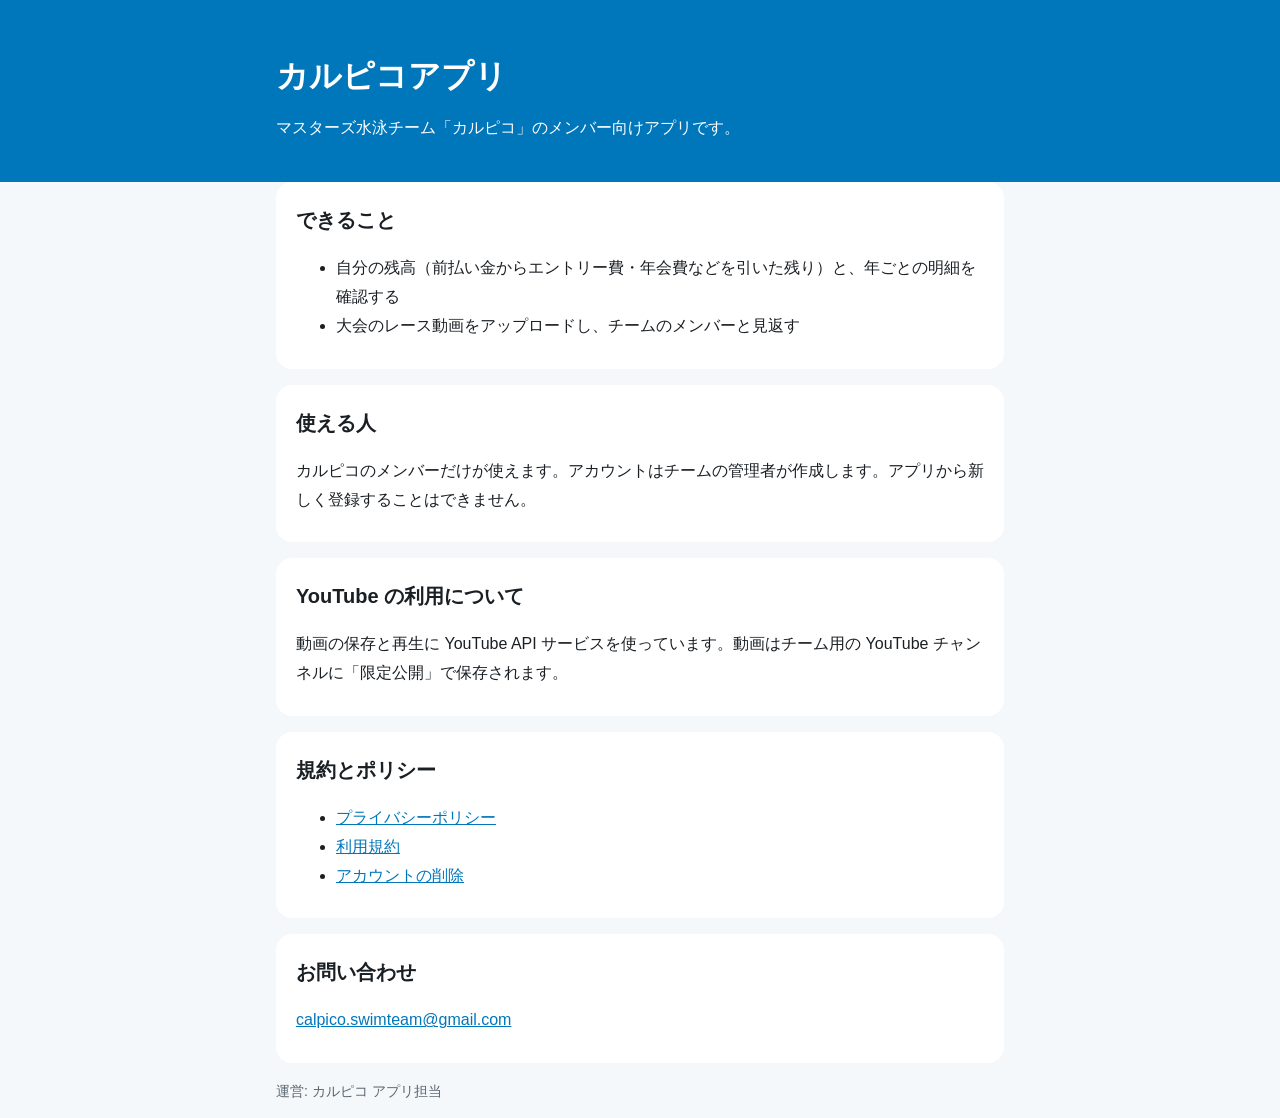
<file: index.html>
<!doctype html>
<html lang="ja">
<head>
<meta charset="utf-8">
<meta name="viewport" content="width=device-width, initial-scale=1">
<title>カルピコアプリ</title>
<meta name="description" content="マスターズ水泳チーム「カルピコ」のメンバー向けアプリ">
<link rel="stylesheet" href="style.css">
</head>
<body>
<header class="hero">
  <div class="wrap">
    <h1>カルピコアプリ</h1>
    <p>マスターズ水泳チーム「カルピコ」のメンバー向けアプリです。</p>
  </div>
</header>
<main class="wrap">
  <section>
    <h2>できること</h2>
    <ul>
      <li>自分の残高（前払い金からエントリー費・年会費などを引いた残り）と、年ごとの明細を確認する</li>
      <li>大会のレース動画をアップロードし、チームのメンバーと見返す</li>
    </ul>
  </section>
  <section>
    <h2>使える人</h2>
    <p>カルピコのメンバーだけが使えます。アカウントはチームの管理者が作成します。アプリから新しく登録することはできません。</p>
  </section>
  <section>
    <h2>YouTube の利用について</h2>
    <p>動画の保存と再生に YouTube API サービスを使っています。動画はチーム用の YouTube チャンネルに「限定公開」で保存されます。</p>
  </section>
  <section>
    <h2>規約とポリシー</h2>
    <ul>
      <li><a href="privacy.html">プライバシーポリシー</a></li>
      <li><a href="terms.html">利用規約</a></li>
      <li><a href="delete-account.html">アカウントの削除</a></li>
    </ul>
  </section>
  <section>
    <h2>お問い合わせ</h2>
    <p><a href="mailto:calpico.swimteam@gmail.com">calpico.swimteam@gmail.com</a></p>
  </section>
</main>
<footer class="wrap"><p>運営: カルピコ アプリ担当</p></footer>
</body>
</html>
</file>
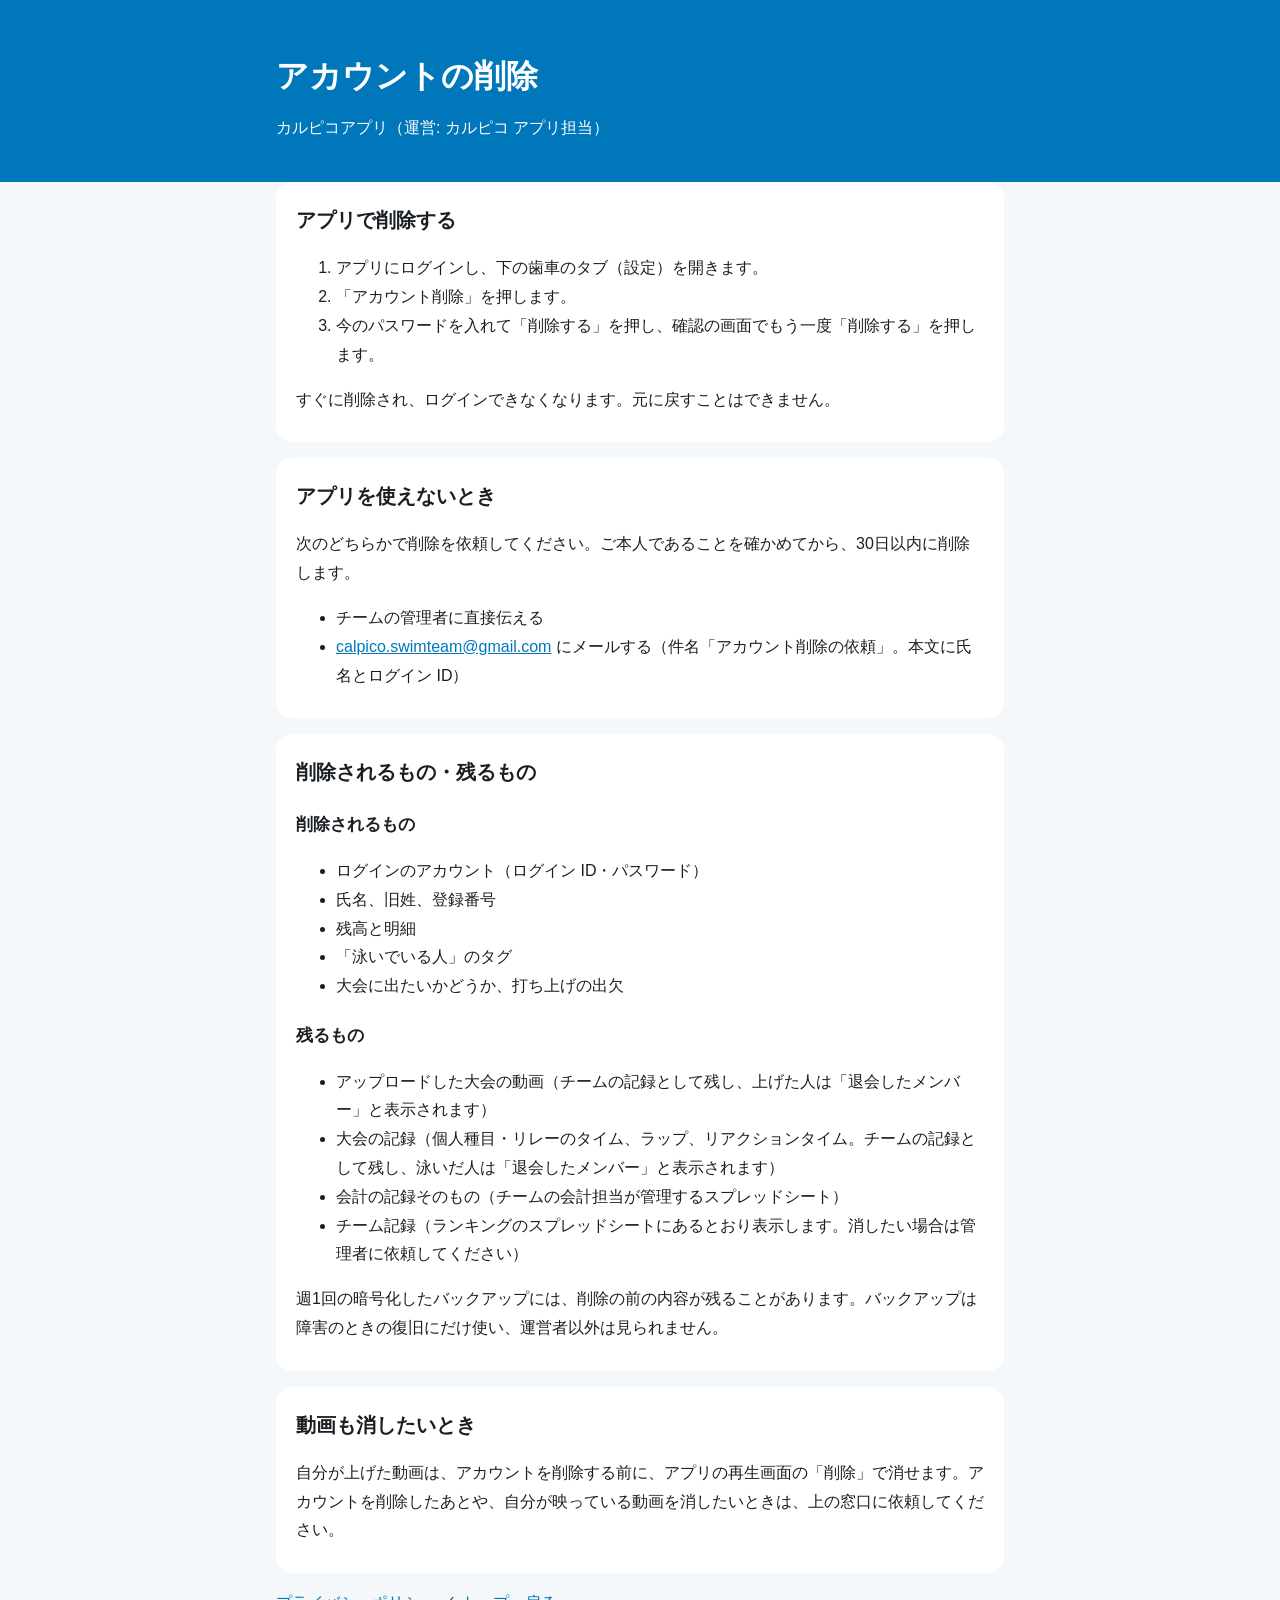
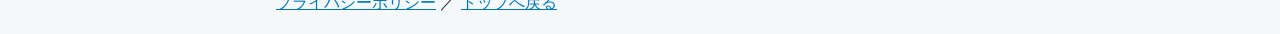
<file: delete-account.html>
<!doctype html>
<html lang="ja">
<head>
<meta charset="utf-8">
<meta name="viewport" content="width=device-width, initial-scale=1">
<title>アカウントの削除｜カルピコアプリ</title>
<meta name="description" content="カルピコアプリのアカウントとデータを削除する方法">
<link rel="stylesheet" href="style.css">
</head>
<body>
<header class="hero">
  <div class="wrap">
    <h1>アカウントの削除</h1>
    <p>カルピコアプリ（運営: カルピコ アプリ担当）</p>
  </div>
</header>
<main class="wrap">
  <section>
    <h2>アプリで削除する</h2>
    <ol>
      <li>アプリにログインし、下の歯車のタブ（設定）を開きます。</li>
      <li>「アカウント削除」を押します。</li>
      <li>今のパスワードを入れて「削除する」を押し、確認の画面でもう一度「削除する」を押します。</li>
    </ol>
    <p>すぐに削除され、ログインできなくなります。元に戻すことはできません。</p>
  </section>
  <section>
    <h2>アプリを使えないとき</h2>
    <p>次のどちらかで削除を依頼してください。ご本人であることを確かめてから、30日以内に削除します。</p>
    <ul>
      <li>チームの管理者に直接伝える</li>
      <li><a href="mailto:calpico.swimteam@gmail.com?subject=%E3%82%A2%E3%82%AB%E3%82%A6%E3%83%B3%E3%83%88%E5%89%8A%E9%99%A4%E3%81%AE%E4%BE%9D%E9%A0%BC">calpico.swimteam@gmail.com</a> にメールする（件名「アカウント削除の依頼」。本文に氏名とログイン ID）</li>
    </ul>
  </section>
  <section>
    <h2>削除されるもの・残るもの</h2>
    <h3>削除されるもの</h3>
    <ul>
      <li>ログインのアカウント（ログイン ID・パスワード）</li>
      <li>氏名、旧姓、登録番号</li>
      <li>残高と明細</li>
      <li>「泳いでいる人」のタグ</li>
      <li>大会に出たいかどうか、打ち上げの出欠</li>
    </ul>
    <h3>残るもの</h3>
    <ul>
      <li>アップロードした大会の動画（チームの記録として残し、上げた人は「退会したメンバー」と表示されます）</li>
      <li>大会の記録（個人種目・リレーのタイム、ラップ、リアクションタイム。チームの記録として残し、泳いだ人は「退会したメンバー」と表示されます）</li>
      <li>会計の記録そのもの（チームの会計担当が管理するスプレッドシート）</li>
      <li>チーム記録（ランキングのスプレッドシートにあるとおり表示します。消したい場合は管理者に依頼してください）</li>
    </ul>
    <p>週1回の暗号化したバックアップには、削除の前の内容が残ることがあります。バックアップは障害のときの復旧にだけ使い、運営者以外は見られません。</p>
  </section>
  <section>
    <h2>動画も消したいとき</h2>
    <p>自分が上げた動画は、アカウントを削除する前に、アプリの再生画面の「削除」で消せます。アカウントを削除したあとや、自分が映っている動画を消したいときは、上の窓口に依頼してください。</p>
  </section>
  <p><a href="privacy.html">プライバシーポリシー</a> ／ <a href="index.html">トップへ戻る</a></p>
</main>
</body>
</html>
</file>
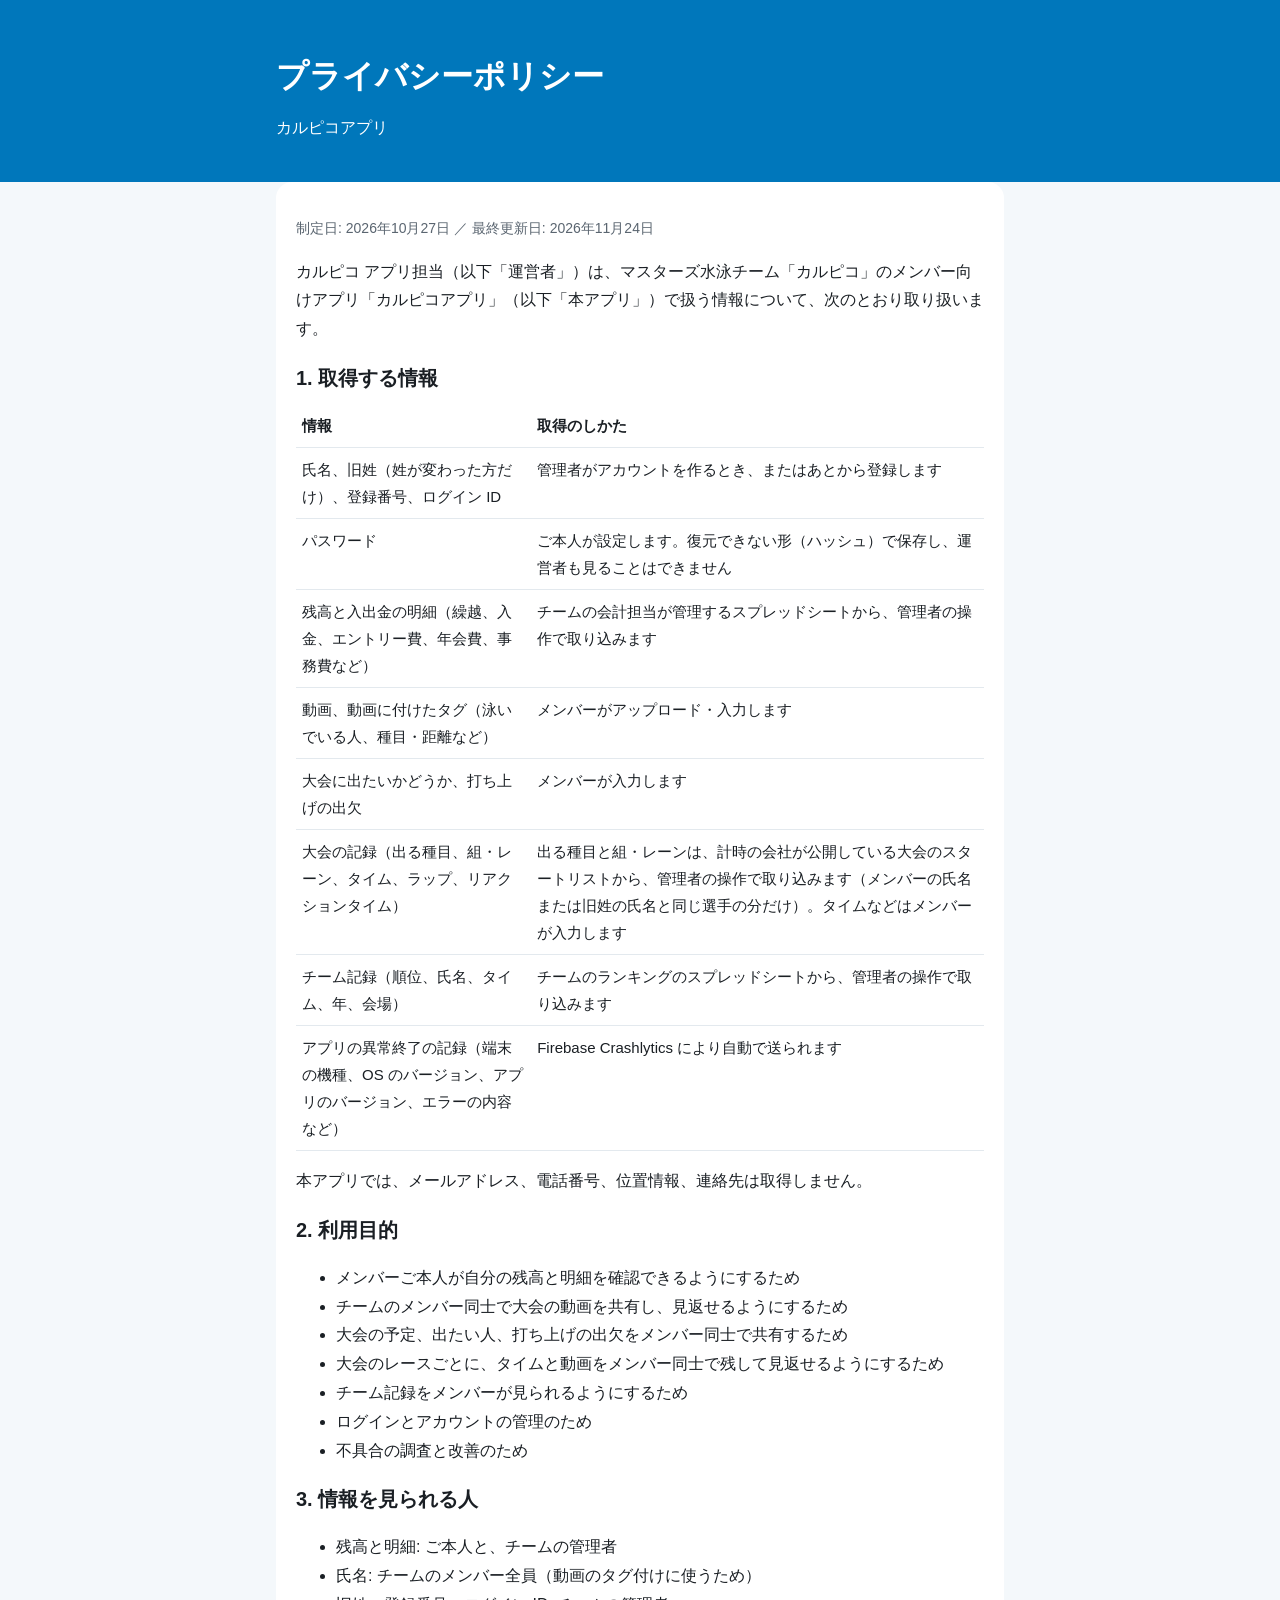
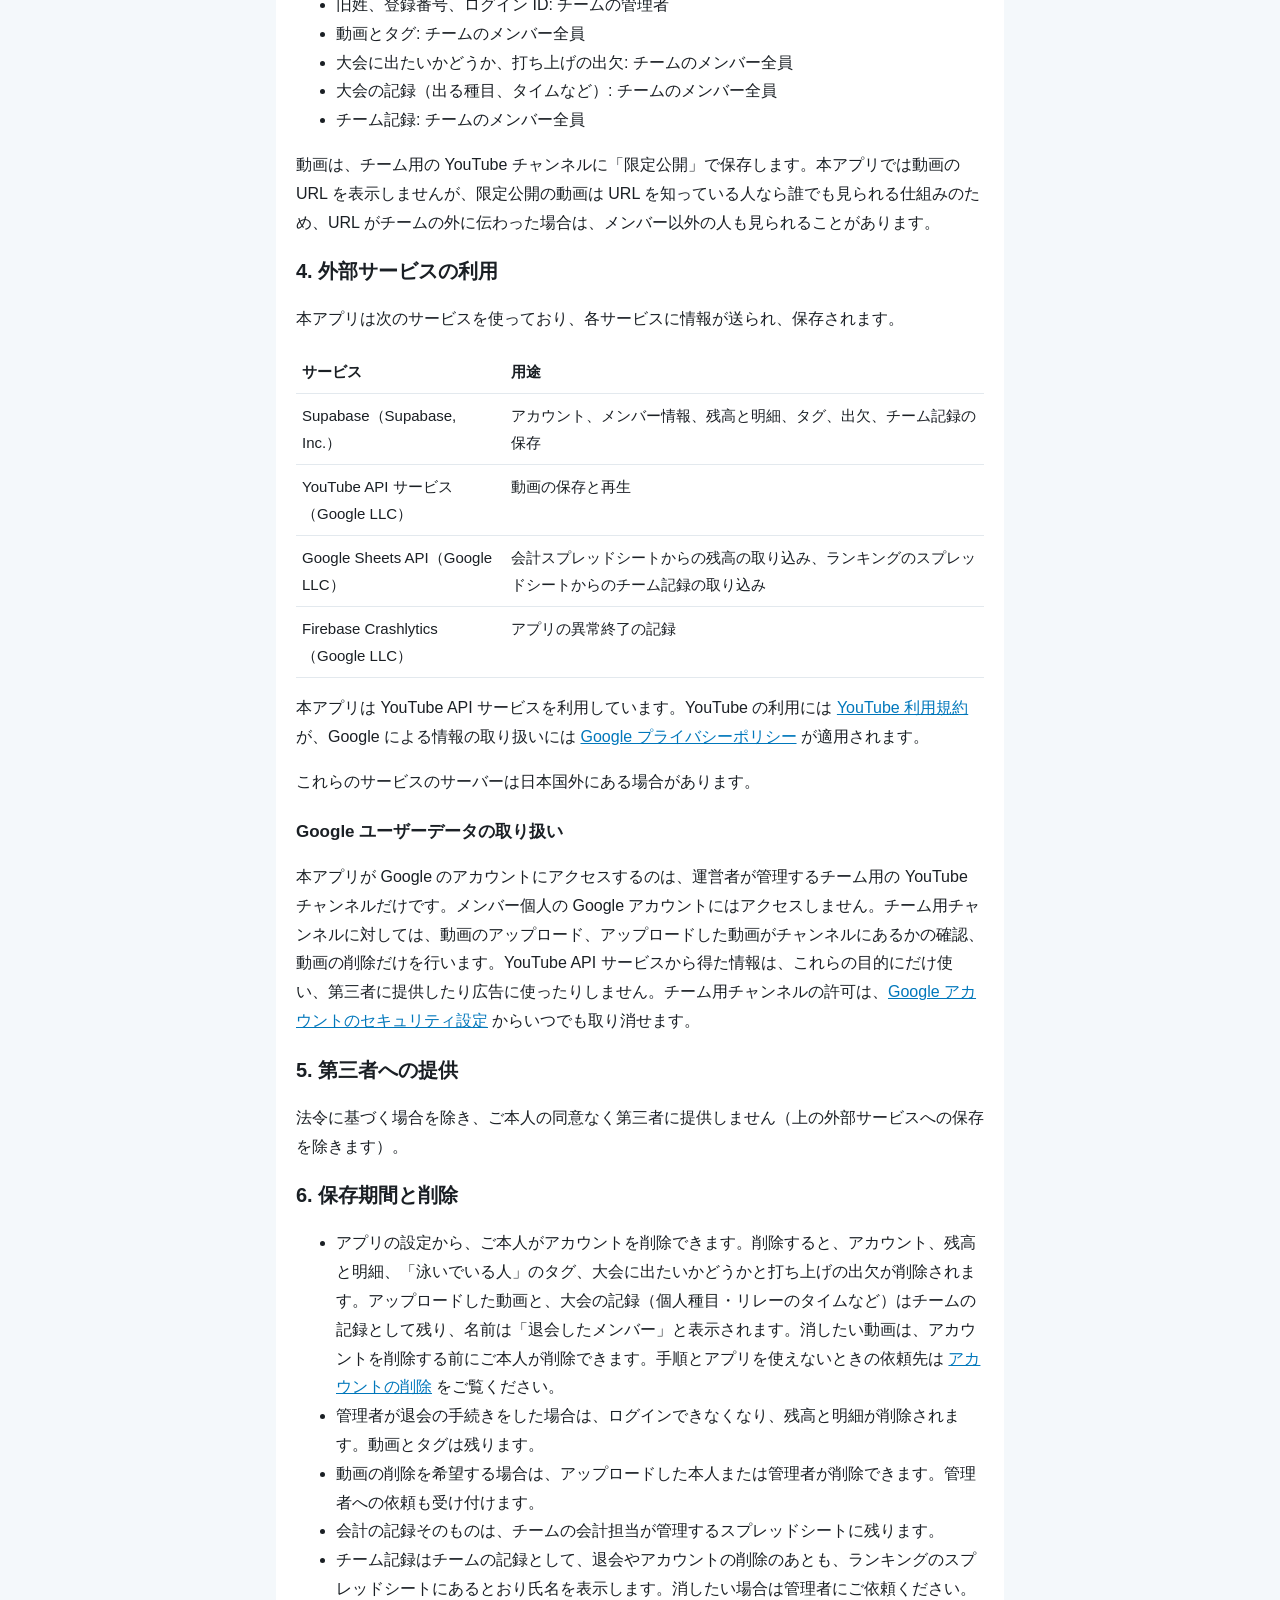
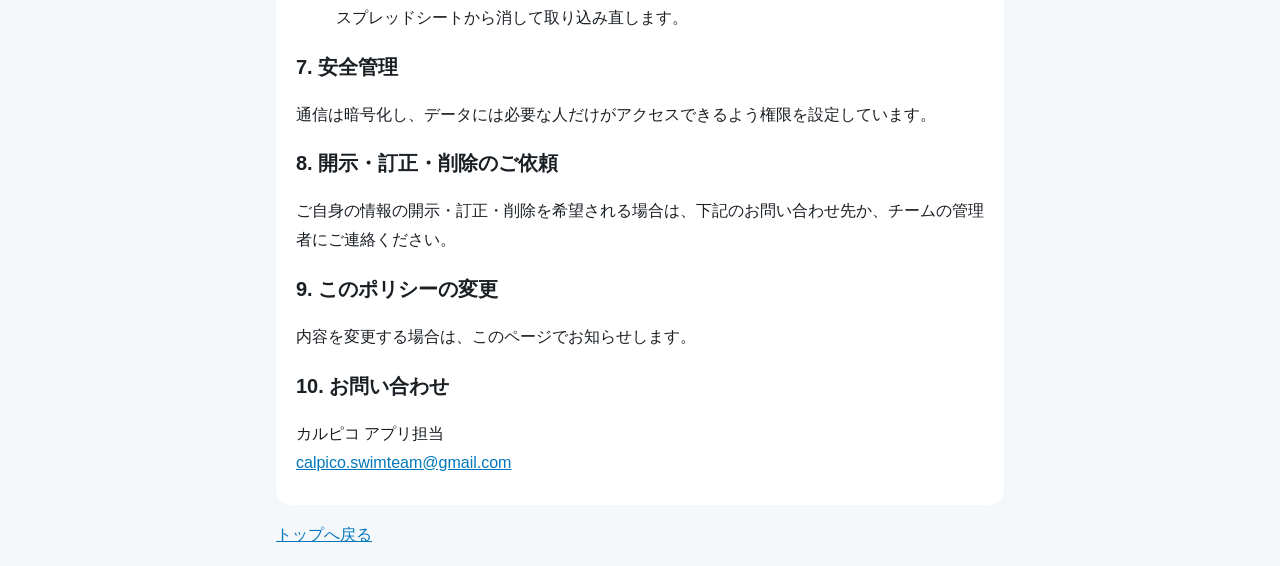
<file: privacy.html>
<!doctype html>
<html lang="ja">
<head>
<meta charset="utf-8">
<meta name="viewport" content="width=device-width, initial-scale=1">
<title>プライバシーポリシー｜カルピコアプリ</title>
<link rel="stylesheet" href="style.css">
</head>
<body>
<header class="hero">
  <div class="wrap">
    <h1>プライバシーポリシー</h1>
    <p>カルピコアプリ</p>
  </div>
</header>
<main class="wrap">
<article>
  <p class="meta">制定日: 2026年10月27日 ／ 最終更新日: 2026年11月24日</p>
  <p>カルピコ アプリ担当（以下「運営者」）は、マスターズ水泳チーム「カルピコ」のメンバー向けアプリ「カルピコアプリ」（以下「本アプリ」）で扱う情報について、次のとおり取り扱います。</p>

  <h2>1. 取得する情報</h2>
  <table>
    <tr><th>情報</th><th>取得のしかた</th></tr>
    <tr><td>氏名、旧姓（姓が変わった方だけ）、登録番号、ログイン ID</td><td>管理者がアカウントを作るとき、またはあとから登録します</td></tr>
    <tr><td>パスワード</td><td>ご本人が設定します。復元できない形（ハッシュ）で保存し、運営者も見ることはできません</td></tr>
    <tr><td>残高と入出金の明細（繰越、入金、エントリー費、年会費、事務費など）</td><td>チームの会計担当が管理するスプレッドシートから、管理者の操作で取り込みます</td></tr>
    <tr><td>動画、動画に付けたタグ（泳いでいる人、種目・距離など）</td><td>メンバーがアップロード・入力します</td></tr>
    <tr><td>大会に出たいかどうか、打ち上げの出欠</td><td>メンバーが入力します</td></tr>
    <tr><td>大会の記録（出る種目、組・レーン、タイム、ラップ、リアクションタイム）</td><td>出る種目と組・レーンは、計時の会社が公開している大会のスタートリストから、管理者の操作で取り込みます（メンバーの氏名または旧姓の氏名と同じ選手の分だけ）。タイムなどはメンバーが入力します</td></tr>
    <tr><td>チーム記録（順位、氏名、タイム、年、会場）</td><td>チームのランキングのスプレッドシートから、管理者の操作で取り込みます</td></tr>
    <tr><td>アプリの異常終了の記録（端末の機種、OS のバージョン、アプリのバージョン、エラーの内容など）</td><td>Firebase Crashlytics により自動で送られます</td></tr>
  </table>
  <p>本アプリでは、メールアドレス、電話番号、位置情報、連絡先は取得しません。</p>

  <h2>2. 利用目的</h2>
  <ul>
    <li>メンバーご本人が自分の残高と明細を確認できるようにするため</li>
    <li>チームのメンバー同士で大会の動画を共有し、見返せるようにするため</li>
    <li>大会の予定、出たい人、打ち上げの出欠をメンバー同士で共有するため</li>
    <li>大会のレースごとに、タイムと動画をメンバー同士で残して見返せるようにするため</li>
    <li>チーム記録をメンバーが見られるようにするため</li>
    <li>ログインとアカウントの管理のため</li>
    <li>不具合の調査と改善のため</li>
  </ul>

  <h2>3. 情報を見られる人</h2>
  <ul>
    <li>残高と明細: ご本人と、チームの管理者</li>
    <li>氏名: チームのメンバー全員（動画のタグ付けに使うため）</li>
    <li>旧姓、登録番号、ログイン ID: チームの管理者</li>
    <li>動画とタグ: チームのメンバー全員</li>
    <li>大会に出たいかどうか、打ち上げの出欠: チームのメンバー全員</li>
    <li>大会の記録（出る種目、タイムなど）: チームのメンバー全員</li>
    <li>チーム記録: チームのメンバー全員</li>
  </ul>
  <p>動画は、チーム用の YouTube チャンネルに「限定公開」で保存します。本アプリでは動画の URL を表示しませんが、限定公開の動画は URL を知っている人なら誰でも見られる仕組みのため、URL がチームの外に伝わった場合は、メンバー以外の人も見られることがあります。</p>

  <h2>4. 外部サービスの利用</h2>
  <p>本アプリは次のサービスを使っており、各サービスに情報が送られ、保存されます。</p>
  <table>
    <tr><th>サービス</th><th>用途</th></tr>
    <tr><td>Supabase（Supabase, Inc.）</td><td>アカウント、メンバー情報、残高と明細、タグ、出欠、チーム記録の保存</td></tr>
    <tr><td>YouTube API サービス（Google LLC）</td><td>動画の保存と再生</td></tr>
    <tr><td>Google Sheets API（Google LLC）</td><td>会計スプレッドシートからの残高の取り込み、ランキングのスプレッドシートからのチーム記録の取り込み</td></tr>
    <tr><td>Firebase Crashlytics（Google LLC）</td><td>アプリの異常終了の記録</td></tr>
  </table>
  <p>本アプリは YouTube API サービスを利用しています。YouTube の利用には <a href="https://www.youtube.com/t/terms">YouTube 利用規約</a> が、Google による情報の取り扱いには <a href="https://policies.google.com/privacy">Google プライバシーポリシー</a> が適用されます。</p>
  <p>これらのサービスのサーバーは日本国外にある場合があります。</p>

  <h3>Google ユーザーデータの取り扱い</h3>
  <p>本アプリが Google のアカウントにアクセスするのは、運営者が管理するチーム用の YouTube チャンネルだけです。メンバー個人の Google アカウントにはアクセスしません。チーム用チャンネルに対しては、動画のアップロード、アップロードした動画がチャンネルにあるかの確認、動画の削除だけを行います。YouTube API サービスから得た情報は、これらの目的にだけ使い、第三者に提供したり広告に使ったりしません。チーム用チャンネルの許可は、<a href="https://myaccount.google.com/permissions">Google アカウントのセキュリティ設定</a> からいつでも取り消せます。</p>

  <h2>5. 第三者への提供</h2>
  <p>法令に基づく場合を除き、ご本人の同意なく第三者に提供しません（上の外部サービスへの保存を除きます）。</p>

  <h2>6. 保存期間と削除</h2>
  <ul>
    <li>アプリの設定から、ご本人がアカウントを削除できます。削除すると、アカウント、残高と明細、「泳いでいる人」のタグ、大会に出たいかどうかと打ち上げの出欠が削除されます。アップロードした動画と、大会の記録（個人種目・リレーのタイムなど）はチームの記録として残り、名前は「退会したメンバー」と表示されます。消したい動画は、アカウントを削除する前にご本人が削除できます。手順とアプリを使えないときの依頼先は <a href="delete-account.html">アカウントの削除</a> をご覧ください。</li>
    <li>管理者が退会の手続きをした場合は、ログインできなくなり、残高と明細が削除されます。動画とタグは残ります。</li>
    <li>動画の削除を希望する場合は、アップロードした本人または管理者が削除できます。管理者への依頼も受け付けます。</li>
    <li>会計の記録そのものは、チームの会計担当が管理するスプレッドシートに残ります。</li>
    <li>チーム記録はチームの記録として、退会やアカウントの削除のあとも、ランキングのスプレッドシートにあるとおり氏名を表示します。消したい場合は管理者にご依頼ください。スプレッドシートから消して取り込み直します。</li>
  </ul>

  <h2>7. 安全管理</h2>
  <p>通信は暗号化し、データには必要な人だけがアクセスできるよう権限を設定しています。</p>

  <h2>8. 開示・訂正・削除のご依頼</h2>
  <p>ご自身の情報の開示・訂正・削除を希望される場合は、下記のお問い合わせ先か、チームの管理者にご連絡ください。</p>

  <h2>9. このポリシーの変更</h2>
  <p>内容を変更する場合は、このページでお知らせします。</p>

  <h2>10. お問い合わせ</h2>
  <p>カルピコ アプリ担当<br><a href="mailto:calpico.swimteam@gmail.com">calpico.swimteam@gmail.com</a></p>
</article>
<p><a href="index.html">トップへ戻る</a></p>
</main>
</body>
</html>
</file>
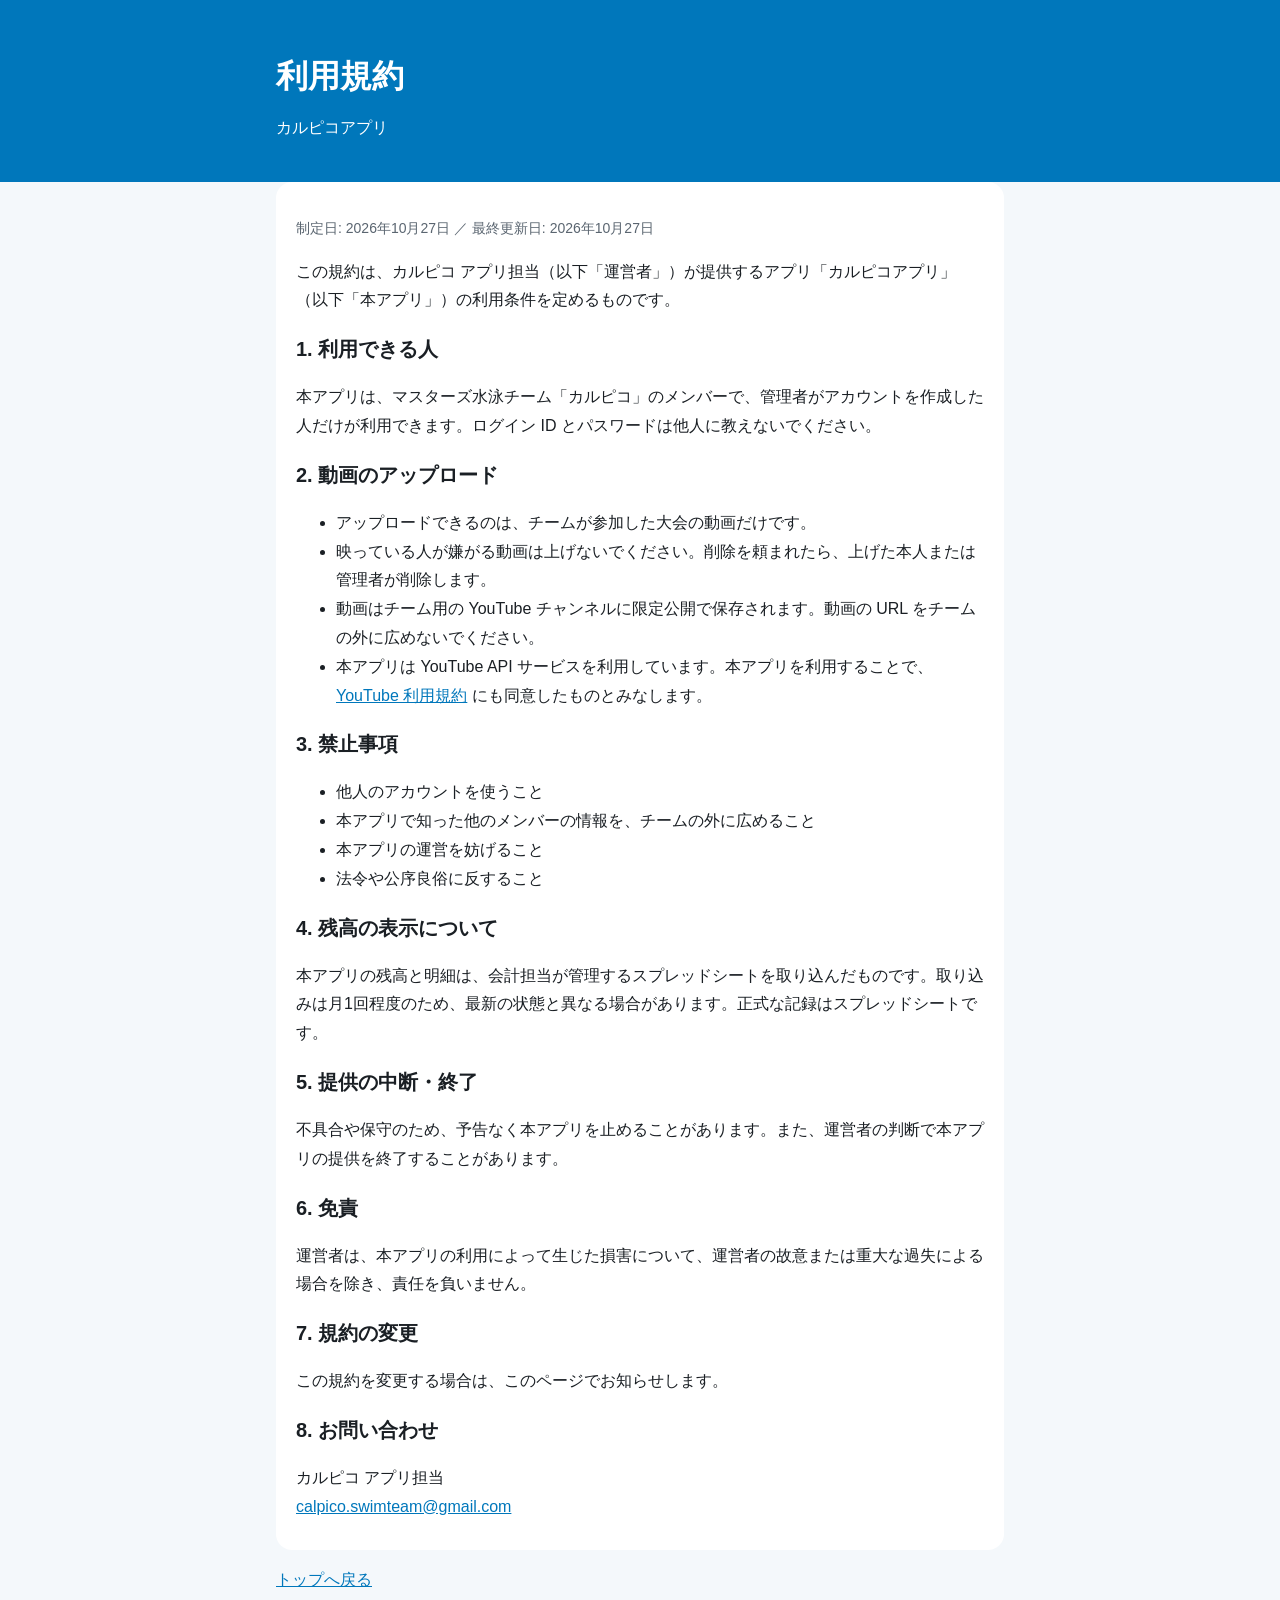
<file: terms.html>
<!doctype html>
<html lang="ja">
<head>
<meta charset="utf-8">
<meta name="viewport" content="width=device-width, initial-scale=1">
<title>利用規約｜カルピコアプリ</title>
<link rel="stylesheet" href="style.css">
</head>
<body>
<header class="hero">
  <div class="wrap">
    <h1>利用規約</h1>
    <p>カルピコアプリ</p>
  </div>
</header>
<main class="wrap">
<article>
  <p class="meta">制定日: 2026年10月27日 ／ 最終更新日: 2026年10月27日</p>
  <p>この規約は、カルピコ アプリ担当（以下「運営者」）が提供するアプリ「カルピコアプリ」（以下「本アプリ」）の利用条件を定めるものです。</p>

  <h2>1. 利用できる人</h2>
  <p>本アプリは、マスターズ水泳チーム「カルピコ」のメンバーで、管理者がアカウントを作成した人だけが利用できます。ログイン ID とパスワードは他人に教えないでください。</p>

  <h2>2. 動画のアップロード</h2>
  <ul>
    <li>アップロードできるのは、チームが参加した大会の動画だけです。</li>
    <li>映っている人が嫌がる動画は上げないでください。削除を頼まれたら、上げた本人または管理者が削除します。</li>
    <li>動画はチーム用の YouTube チャンネルに限定公開で保存されます。動画の URL をチームの外に広めないでください。</li>
    <li>本アプリは YouTube API サービスを利用しています。本アプリを利用することで、<a href="https://www.youtube.com/t/terms">YouTube 利用規約</a> にも同意したものとみなします。</li>
  </ul>

  <h2>3. 禁止事項</h2>
  <ul>
    <li>他人のアカウントを使うこと</li>
    <li>本アプリで知った他のメンバーの情報を、チームの外に広めること</li>
    <li>本アプリの運営を妨げること</li>
    <li>法令や公序良俗に反すること</li>
  </ul>

  <h2>4. 残高の表示について</h2>
  <p>本アプリの残高と明細は、会計担当が管理するスプレッドシートを取り込んだものです。取り込みは月1回程度のため、最新の状態と異なる場合があります。正式な記録はスプレッドシートです。</p>

  <h2>5. 提供の中断・終了</h2>
  <p>不具合や保守のため、予告なく本アプリを止めることがあります。また、運営者の判断で本アプリの提供を終了することがあります。</p>

  <h2>6. 免責</h2>
  <p>運営者は、本アプリの利用によって生じた損害について、運営者の故意または重大な過失による場合を除き、責任を負いません。</p>

  <h2>7. 規約の変更</h2>
  <p>この規約を変更する場合は、このページでお知らせします。</p>

  <h2>8. お問い合わせ</h2>
  <p>カルピコ アプリ担当<br><a href="mailto:calpico.swimteam@gmail.com">calpico.swimteam@gmail.com</a></p>
</article>
<p><a href="index.html">トップへ戻る</a></p>
</main>
</body>
</html>
</file>
<file: style.css>
:root {
  --primary: #0077BB;
  --brand: #0492DC;
  --text: #1A1F24;
  --sub: #5A6570;
  --bg: #F4F8FB;
  --surface: #FFFFFF;
  --line: #E3E9EE;
}
@media (prefers-color-scheme: dark) {
  :root {
    --primary: #6CC4F5;
    --text: #E6EDF2;
    --sub: #A9B6C1;
    --bg: #12181D;
    --surface: #1B232A;
    --line: #3C4852;
  }
}
* { box-sizing: border-box; }
body {
  margin: 0;
  background: var(--bg);
  color: var(--text);
  font-family: -apple-system, BlinkMacSystemFont, "Hiragino Sans", "Noto Sans JP", sans-serif;
  line-height: 1.8;
}
.wrap { max-width: 760px; margin: 0 auto; padding: 0 16px; }
.hero { background: var(--primary); color: #FFFFFF; padding: 48px 0 40px; }
@media (prefers-color-scheme: dark) { .hero { background: #004A75; } }
.hero h1 { margin: 0 0 8px; font-size: 32px; }
.hero p { margin: 0; }
main { padding: 24px 16px 8px; }
section, article {
  background: var(--surface);
  border-radius: 16px;
  padding: 20px 20px 12px;
  margin-bottom: 16px;
}
h2 { font-size: 20px; margin: 0 0 8px; }
h3 { font-size: 17px; margin: 20px 0 4px; }
a { color: var(--primary); }
.meta { color: var(--sub); font-size: 14px; }
table { border-collapse: collapse; width: 100%; font-size: 15px; }
th, td { border-bottom: 1px solid var(--line); padding: 8px 6px; text-align: left; vertical-align: top; }
footer { color: var(--sub); font-size: 14px; padding-bottom: 32px; }
</file>
